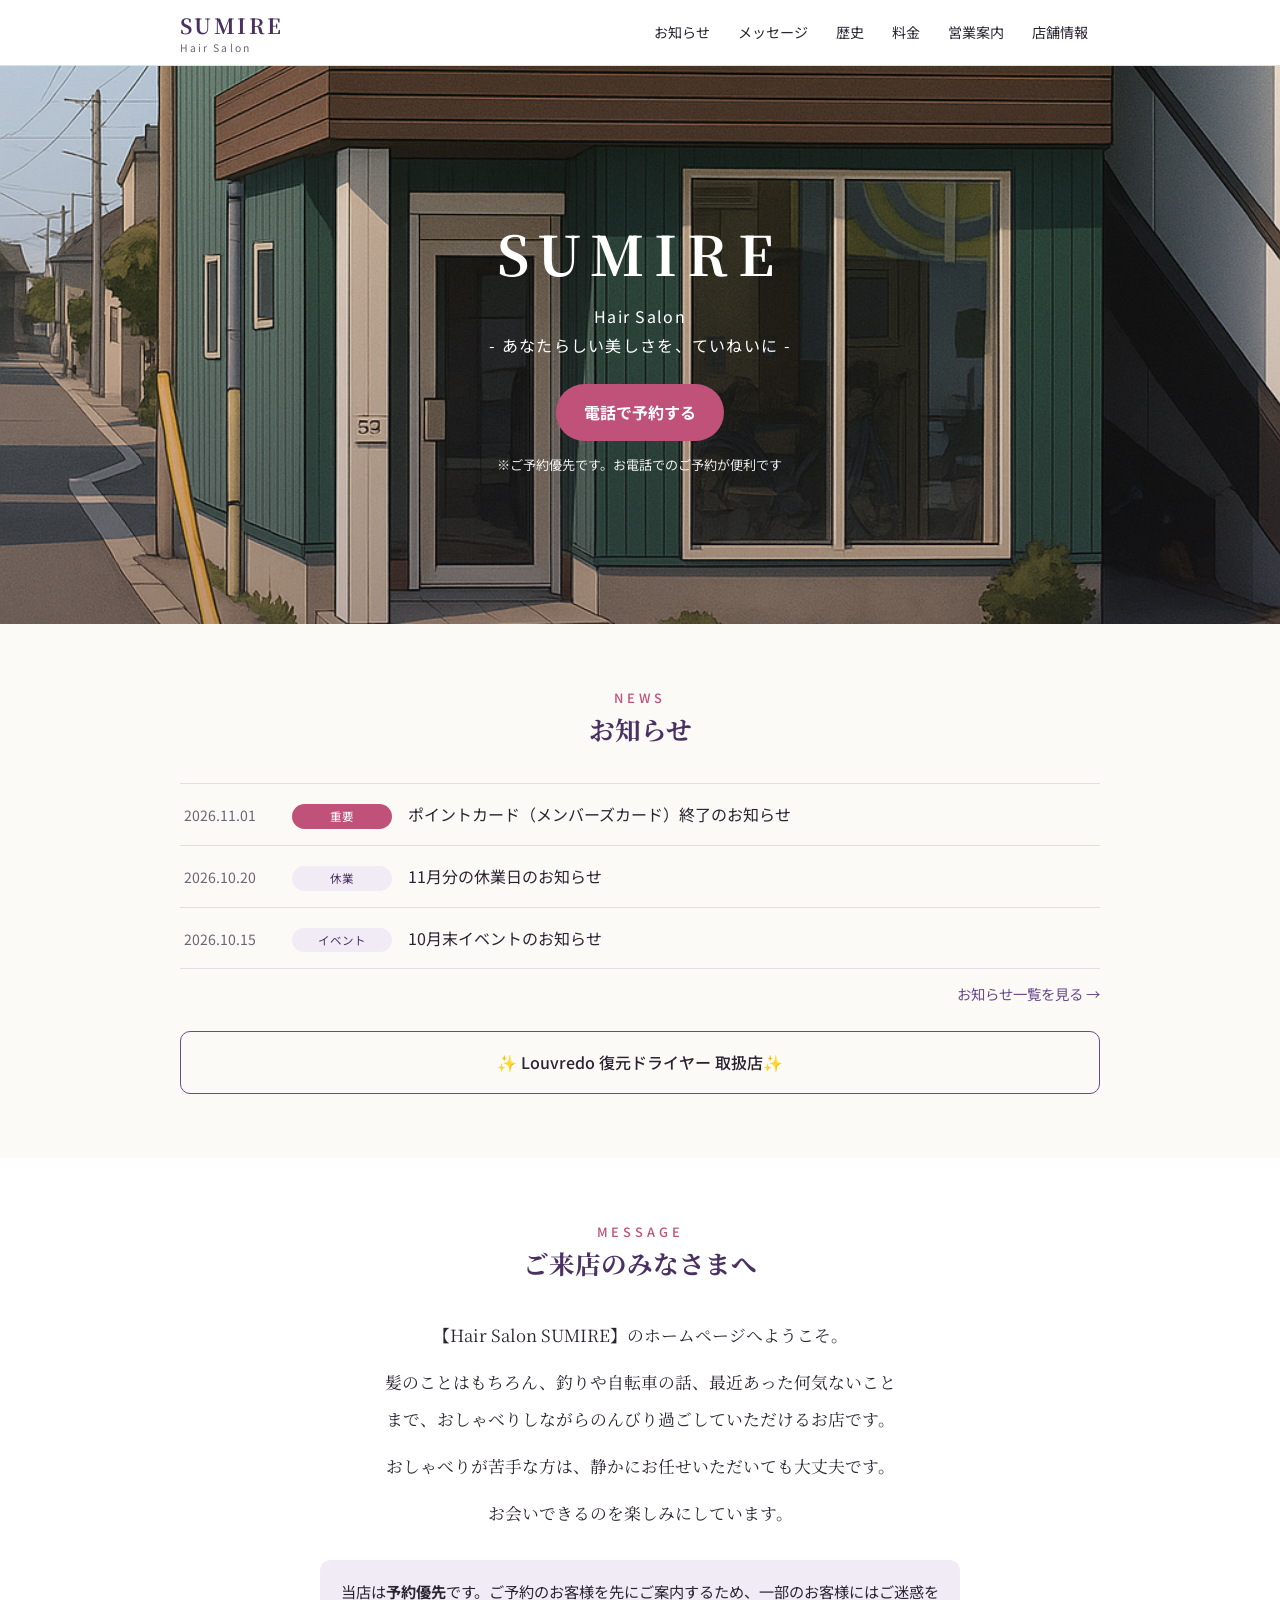
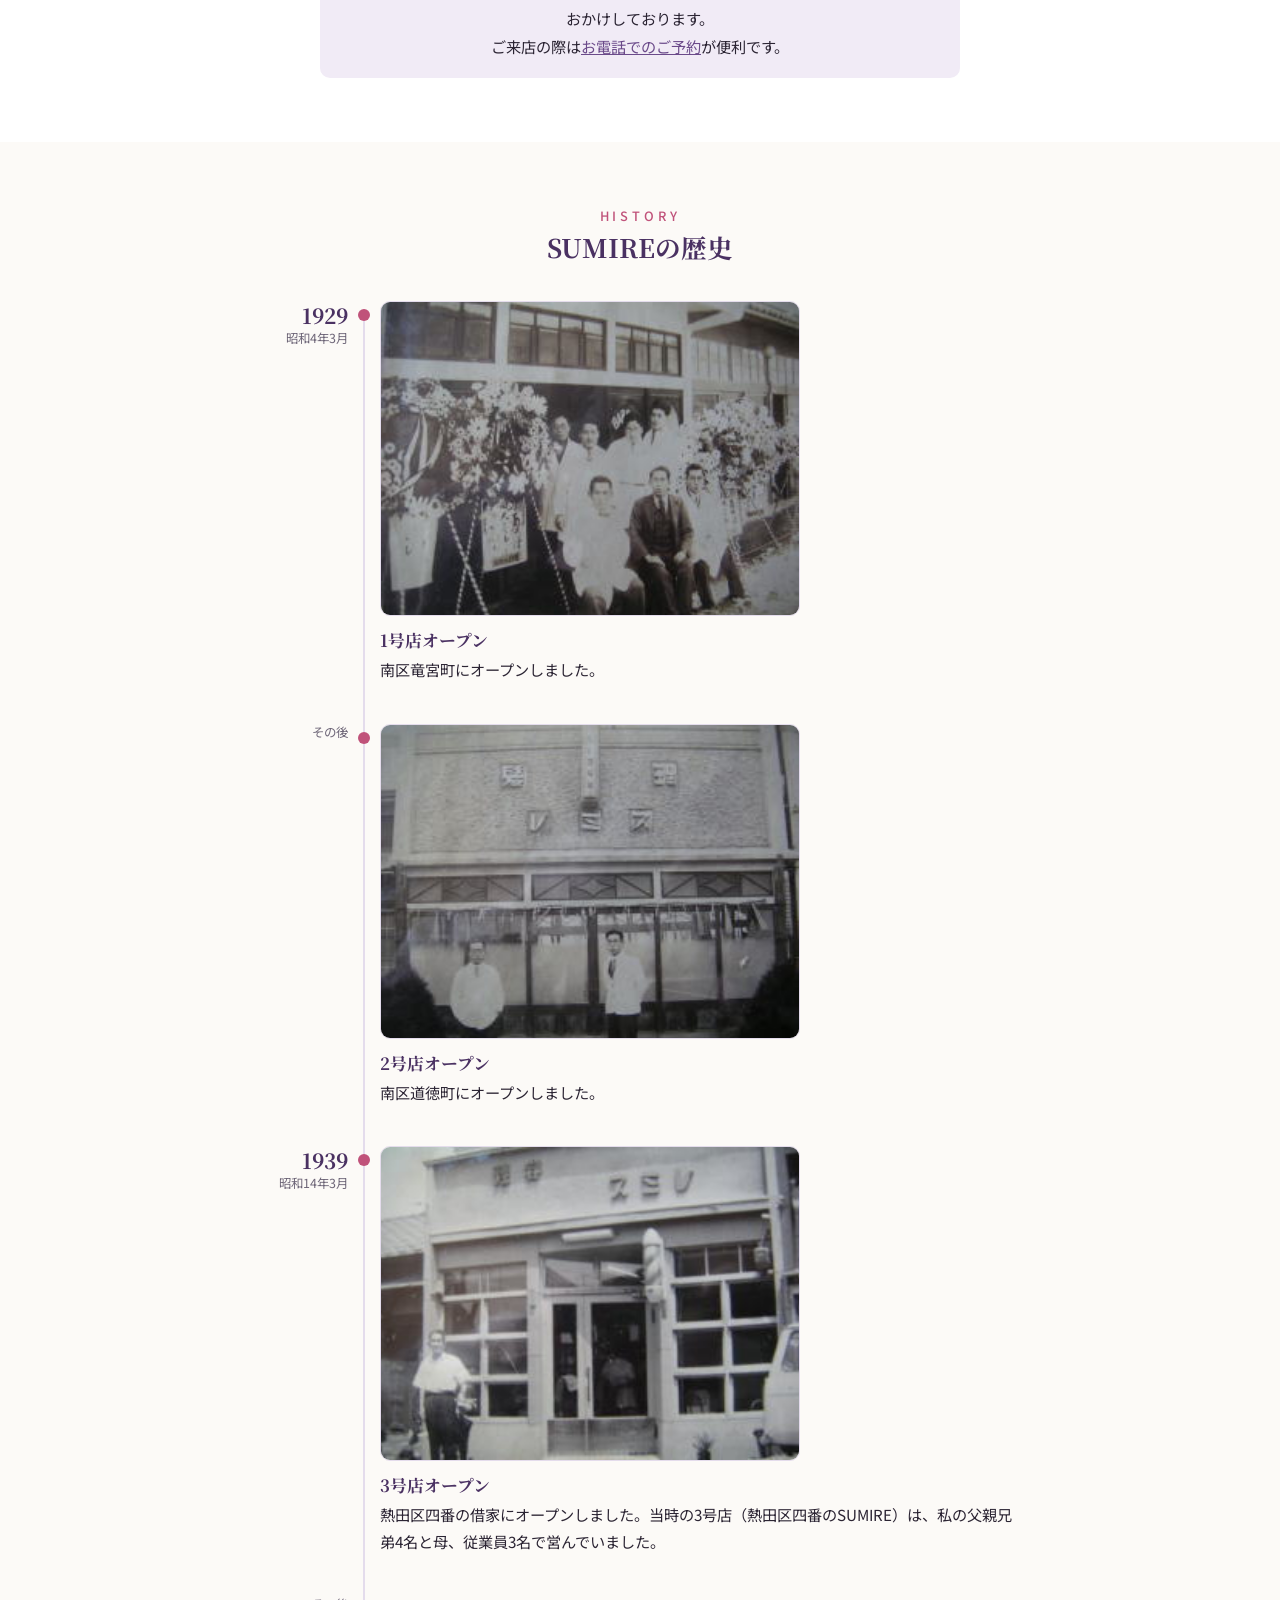
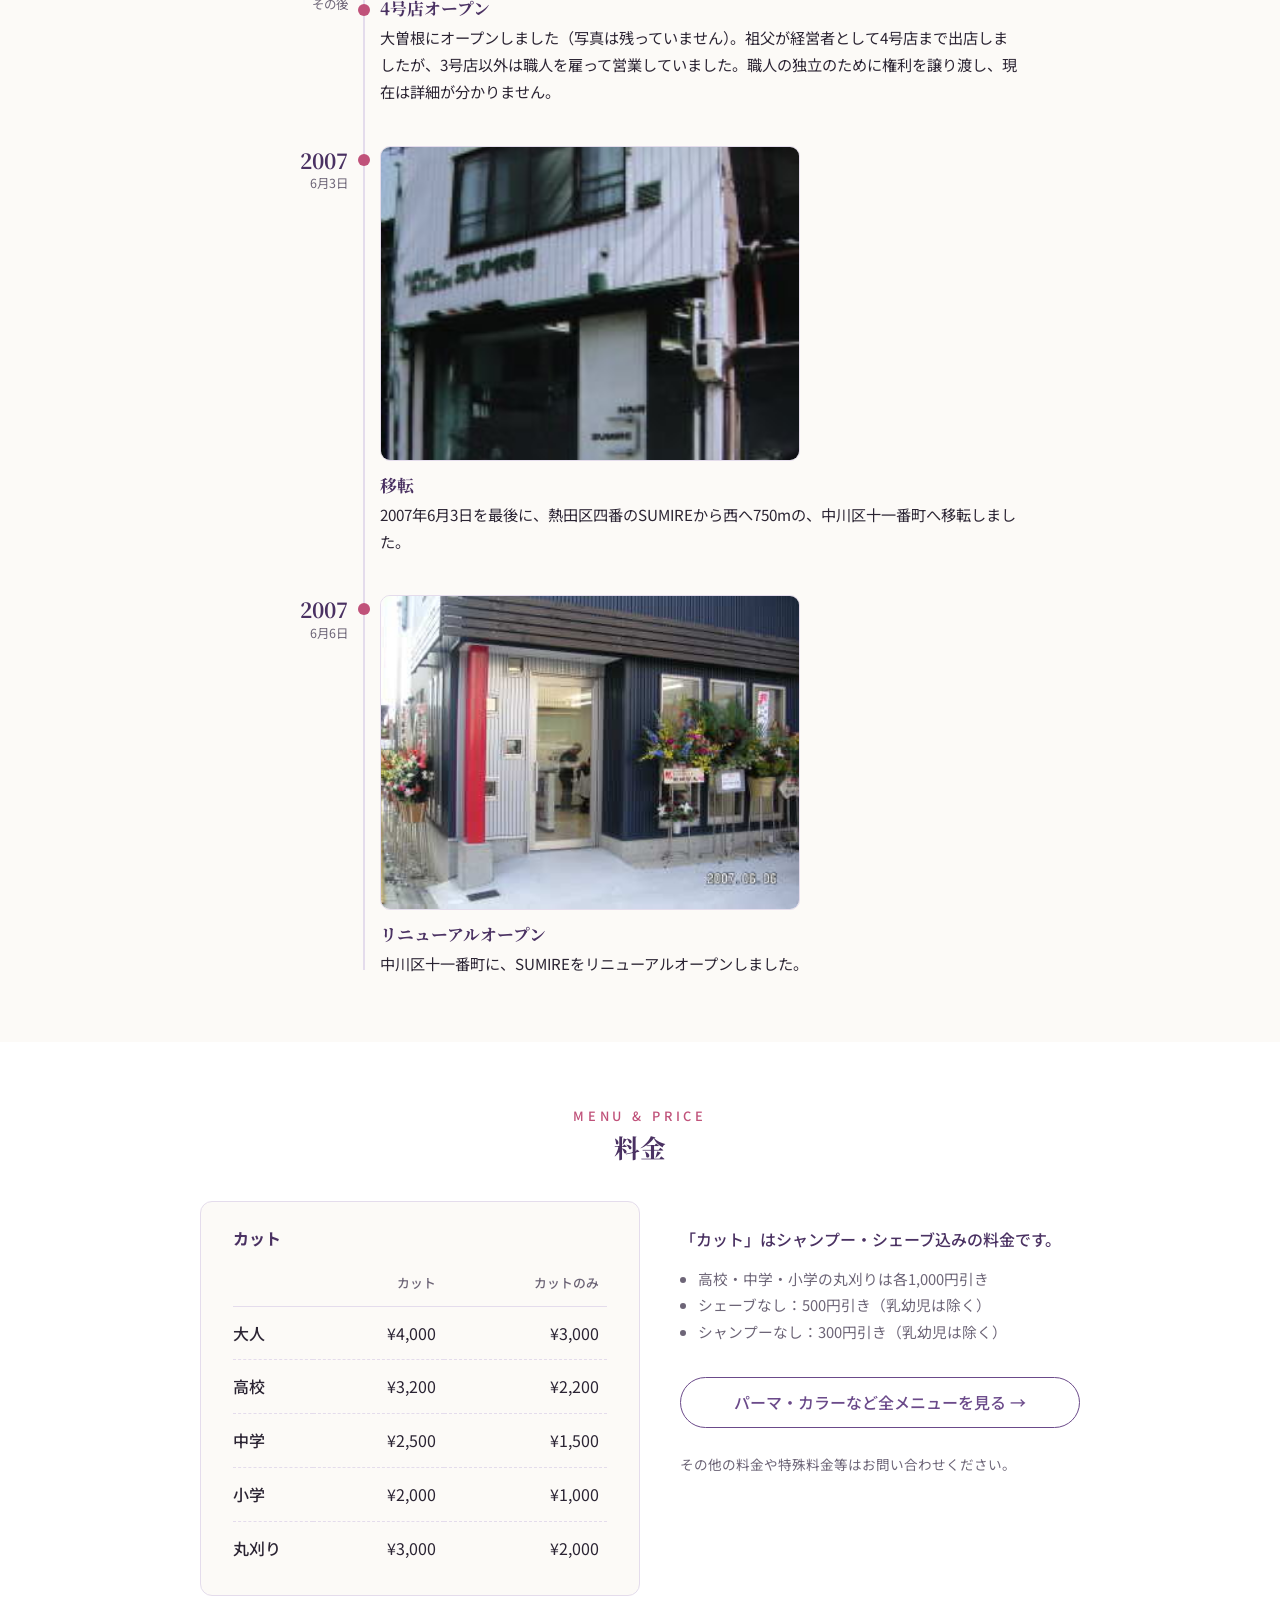
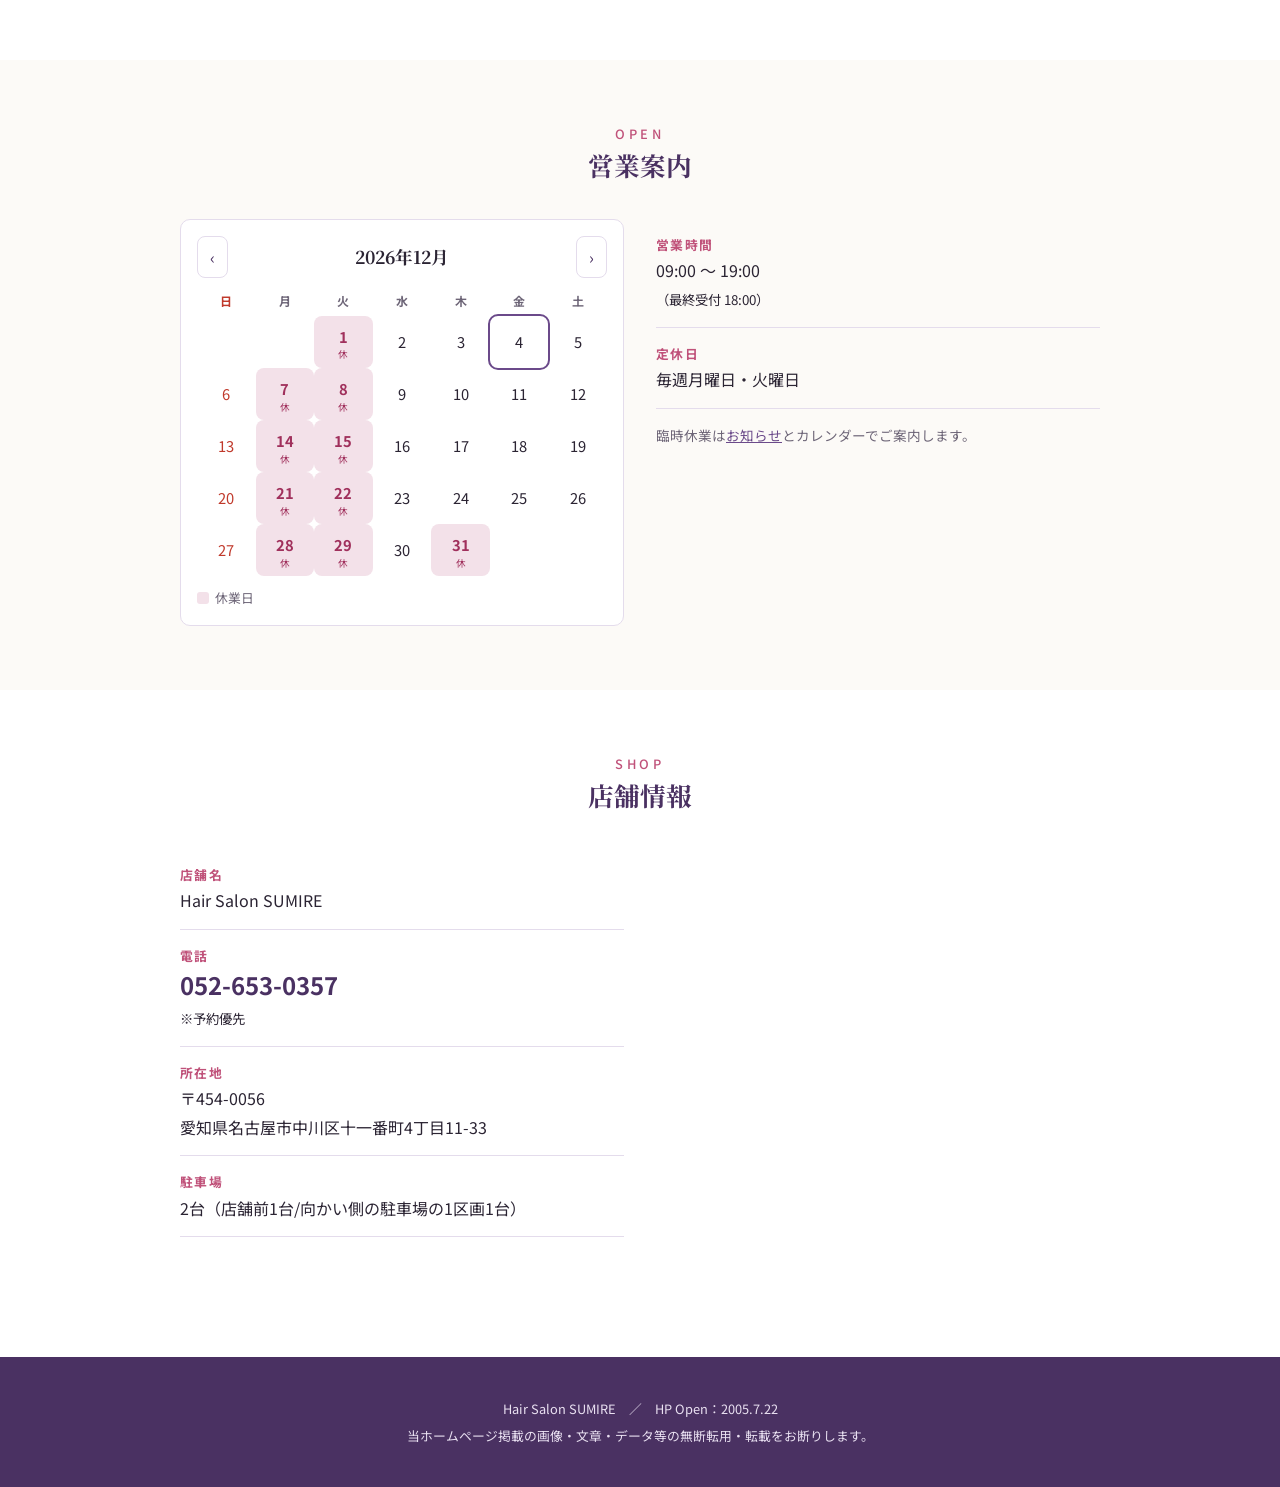
<file: index.html>
<!DOCTYPE html>
<html lang="ja">

<head>
  <meta charset="UTF-8">
  <meta name="viewport" content="width=device-width, initial-scale=1, viewport-fit=cover">
  <title>Hair Salon SUMIRE｜予約優先の美容室</title>
  <meta name="description" content="Hair Salon SUMIRE。お知らせ・料金・店舗情報・営業日カレンダー。ご来店はお電話でのご予約が便利です。">
  <link rel="preconnect" href="https://fonts.googleapis.com">
  <link rel="preconnect" href="https://fonts.gstatic.com" crossorigin>
  <link
    href="https://fonts.googleapis.com/css2?family=Noto+Sans+JP:wght@400;500;700&family=Noto+Serif+JP:wght@500;700&display=swap"
    rel="stylesheet">
  <link rel="stylesheet" href="style.css">
</head>

<body>

  <header>
    <div class="bar">
      <a class="logo" href="#top">SUMIRE<span>Hair Salon</span></a>
      <a class="tel-s" href="tel:052-653-0357">📞 予約する</a>
    </div>
    <nav aria-label="ページ内メニュー">
      <ul>
        <li><a href="#news">お知らせ</a></li>
        <li><a href="#message">メッセージ</a></li>
        <li><a href="#history">歴史</a></li>
        <li><a href="#price">料金</a></li>
        <li><a href="#hours">営業案内</a></li>
        <li><a href="#shop">店舗情報</a></li>
      </ul>
    </nav>
  </header>

  <main id="top">
    <div class="fv">
      <div>
        <h1>SUMIRE</h1>
        <p><span>Hair Salon </span> <span>- あなたらしい美しさを、ていねいに -</span></p>
        <a class="btn" href="tel:052-653-0357">電話で予約する</a>
        <span class="note"><span>※ご予約優先です。</span><span>お電話でのご予約が便利です</span></span>
      </div>
    </div>

    <section id="news">
      <div class="wrap">
        <div class="h"><small>NEWS</small>
          <h2>お知らせ</h2>
        </div>
        <a class="news-link" href="newspage.html">
          <ul class="news">
            <li>
              <time datetime="2026-11-01">2026.11.01</time>
              <span class="tag imp">重要</span>
              <div class="body">
                <p class="t">ポイントカード（メンバーズカード）終了のお知らせ</p>
              </div>
            </li>
            <li>
              <time datetime="2026-10-20">2026.10.20</time>
              <span class="tag">休業</span>
              <div class="body">
                <p class="t">11月分の休業日のお知らせ</p>
              </div>
            </li>
            <li>
              <time datetime="2026-10-15">2026.10.15</time>
              <span class="tag">イベント</span>
              <div class="body">
                <p class="t">10月末イベントのお知らせ</p>
              </div>
            </li>
          </ul>
          <span class="more">お知らせ一覧を見る →</span>
        </a>
        <div class="banner">✨ Louvredo 復元ドライヤー 取扱店✨</div>
      </div>
    </section>

    <section id="message">
      <div class="wrap">
        <div class="h"><small>MESSAGE</small>
          <h2>ご来店のみなさまへ</h2>
        </div>
        <div class="msg">
          <p>【Hair Salon SUMIRE】のホームページへようこそ。</p>
          <p>髪のことはもちろん、釣りや自転車の話、最近あった何気ないことまで、おしゃべりしながらのんびり過ごしていただけるお店です。</p>
          <p>おしゃべりが苦手な方は、静かにお任せいただいても大丈夫です。</p>
          <p>お会いできるのを楽しみにしています。</p>
          <div class="reserve">当店は<b>予約優先</b>です。ご予約のお客様を先にご案内するため、一部のお客様にはご迷惑をおかけしております。<br>ご来店の際は<a
              href="tel:052-653-0357">お電話でのご予約</a>が便利です。</div>
        </div>
      </div>
    </section>

    <section id="history">
      <div class="wrap">
        <div class="h"><small>HISTORY</small>
          <h2>SUMIREの歴史</h2>
        </div>
        <ol class="history">
          <li>
            <div class="hist-year">1929<small>昭和4年3月</small></div>
            <div class="hist-body">
              <figure><img src="image/history-01.jpg" alt="1929年に開店したSUMIRE1号店の前での記念写真" width="800" height="600" loading="lazy"></figure>
              <h3>1号店オープン</h3>
              <p>南区竜宮町にオープンしました。</p>
            </div>
          </li>
          <li>
            <div class="hist-year"><small>その後</small></div>
            <div class="hist-body">
              <figure><img src="image/history-02.jpg" alt="南区道徳町の2号店" width="800" height="600" loading="lazy"></figure>
              <h3>2号店オープン</h3>
              <p>南区道徳町にオープンしました。</p>
            </div>
          </li>
          <li>
            <div class="hist-year">1939<small>昭和14年3月</small></div>
            <div class="hist-body">
              <figure><img src="image/history-03.jpg" alt="熱田区四番の3号店" width="800" height="600" loading="lazy"></figure>
              <h3>3号店オープン</h3>
              <p>熱田区四番の借家にオープンしました。当時の3号店（熱田区四番のSUMIRE）は、私の父親兄弟4名と母、従業員3名で営んでいました。</p>
            </div>
          </li>
          <li>
            <div class="hist-year"><small>その後</small></div>
            <div class="hist-body">
              <h3>4号店オープン</h3>
              <p>大曽根にオープンしました（写真は残っていません）。祖父が経営者として4号店まで出店しましたが、3号店以外は職人を雇って営業していました。職人の独立のために権利を譲り渡し、現在は詳細が分かりません。</p>
            </div>
          </li>
          <li>
            <div class="hist-year">2007<small>6月3日</small></div>
            <div class="hist-body">
              <figure><img src="image/history-04.jpg" alt="移転前の熱田区四番のSUMIRE" width="800" height="600" loading="lazy"></figure>
              <h3>移転</h3>
              <p>2007年6月3日を最後に、熱田区四番のSUMIREから西へ750mの、中川区十一番町へ移転しました。</p>
            </div>
          </li>
          <li>
            <div class="hist-year">2007<small>6月6日</small></div>
            <div class="hist-body">
              <figure><img src="image/history-05.jpg" alt="中川区十一番町にリニューアルオープンしたSUMIRE" width="800" height="600" loading="lazy"></figure>
              <h3>リニューアルオープン</h3>
              <p>中川区十一番町に、SUMIREをリニューアルオープンしました。</p>
            </div>
          </li>
        </ol>
      </div>
    </section>

    <section id="price">
      <div class="wrap">
        <div class="h"><small>MENU &amp; PRICE</small>
          <h2>料金</h2>
        </div>
        <div class="price-wrap">
          <div class="price-card">
            <table class="price">
              <caption>カット</caption>
              <thead>
                <tr>
                  <th scope="col"><span class="sr-only">区分</span></th>
                  <th scope="col">カット</th>
                  <th scope="col">カットのみ</th>
                </tr>
              </thead>
              <tbody>
                <tr>
                  <th scope="row">大人</th>
                  <td>¥4,000</td>
                  <td>¥3,000</td>
                </tr>
                <tr>
                  <th scope="row">高校</th>
                  <td>¥3,200</td>
                  <td>¥2,200</td>
                </tr>
                <tr>
                  <th scope="row">中学</th>
                  <td>¥2,500</td>
                  <td>¥1,500</td>
                </tr>
                <tr>
                  <th scope="row">小学</th>
                  <td>¥2,000</td>
                  <td>¥1,000</td>
                </tr>
                <tr>
                  <th scope="row">丸刈り</th>
                  <td>¥3,000</td>
                  <td>¥2,000</td>
                </tr>
              </tbody>
            </table>
          </div>
          <div class="price-side">
            <p class="price-lead">「カット」はシャンプー・シェーブ込みの料金です。</p>
            <ul class="price-notes">
              <li>高校・中学・小学の丸刈りは各1,000円引き</li>
              <li>シェーブなし：500円引き（乳幼児は除く）</li>
              <li>シャンプーなし：300円引き（乳幼児は除く）</li>
            </ul>
            <a class="btn-o" href="price.html">パーマ・カラーなど全メニューを見る →</a>
            <p class="fine">その他の料金や特殊料金等はお問い合わせください。</p>
          </div>
        </div>
      </div>
    </section>

    <section id="hours">
      <div class="wrap">
        <div class="h"><small>OPEN</small>
          <h2>営業案内</h2>
        </div>
        <div class="grid">
          <div class="cal" role="group" aria-label="営業日カレンダー">
            <div class="cal-h"><button id="prev" aria-label="前の月">‹</button><b id="ttl"></b><button id="next"
                aria-label="次の月">›</button></div>
            <table>
              <thead>
                <tr>
                  <th>日</th>
                  <th>月</th>
                  <th>火</th>
                  <th>水</th>
                  <th>木</th>
                  <th>金</th>
                  <th>土</th>
                </tr>
              </thead>
              <tbody id="body"></tbody>
            </table>
            <div class="legend"><span>休業日</span></div>
          </div>
          <div>
            <dl class="info">
              <div>
                <dt>営業時間</dt>
                <dd>09:00 〜 19:00<br><small>（最終受付 18:00）</small></dd>
              </div>
              <div>
                <dt>定休日</dt>
                <dd>毎週月曜日・火曜日</dd>
              </div>
            </dl>
            <p class="fine" style="text-align:left">臨時休業は<a href="#news">お知らせ</a>とカレンダーでご案内します。</p>
          </div>
        </div>
      </div>
    </section>

    <section id="shop">
      <div class="wrap">
        <div class="h"><small>SHOP</small>
          <h2>店舗情報</h2>
        </div>
        <div class="grid">
          <dl class="info">
            <div>
              <dt>店舗名</dt>
              <dd>Hair Salon SUMIRE</dd>
            </div>
            <div>
              <dt>電話</dt>
              <dd><a class="tel" href="tel:052-653-0357">052-653-0357</a><br><small>※予約優先</small></dd>
            </div>
            <div>
              <dt>所在地</dt>
              <dd>〒454-0056<br>愛知県名古屋市中川区十一番町4丁目11-33</dd>
            </div>
            <div>
              <dt>駐車場</dt>
              <dd>2台（店舗前1台/向かい側の駐車場の1区画1台）</dd>
            </div>
          </dl>
          <div class="map"><iframe title="Hair Salon SUMIREの地図"
              src="https://www.google.com/maps/embed?pb=!1m18!1m12!1m3!1d3263.4007681817407!2d136.8783520759429!3d35.12167116050867!2m3!1f0!2f0!3f0!3m2!1i1024!2i768!4f13.1!3m3!1m2!1s0x600379dc2ce51939%3A0x2bc8db44bc75e986!2z44K544Of44Os!5e0!3m2!1sja!2sjp!4v1795225081238!5m2!1sja!2sjp"
              allowfullscreen loading="lazy" referrerpolicy="strict-origin-when-cross-origin"></iframe></div>
        </div>
      </div>
    </section>

  </main>

  <footer>
    <p>Hair Salon SUMIRE　／　HP Open：2005.7.22</p>
    <p>当ホームページ掲載の画像・文章・データ等の無断転用・転載をお断りします。</p>
  </footer>

  <div class="callbar"><a href="tel:052-653-0357">📞 電話で予約</a><a href="#shop">アクセス</a></div>

  <script src="js/calendar.js"></script>
</body>

</html>
</file>
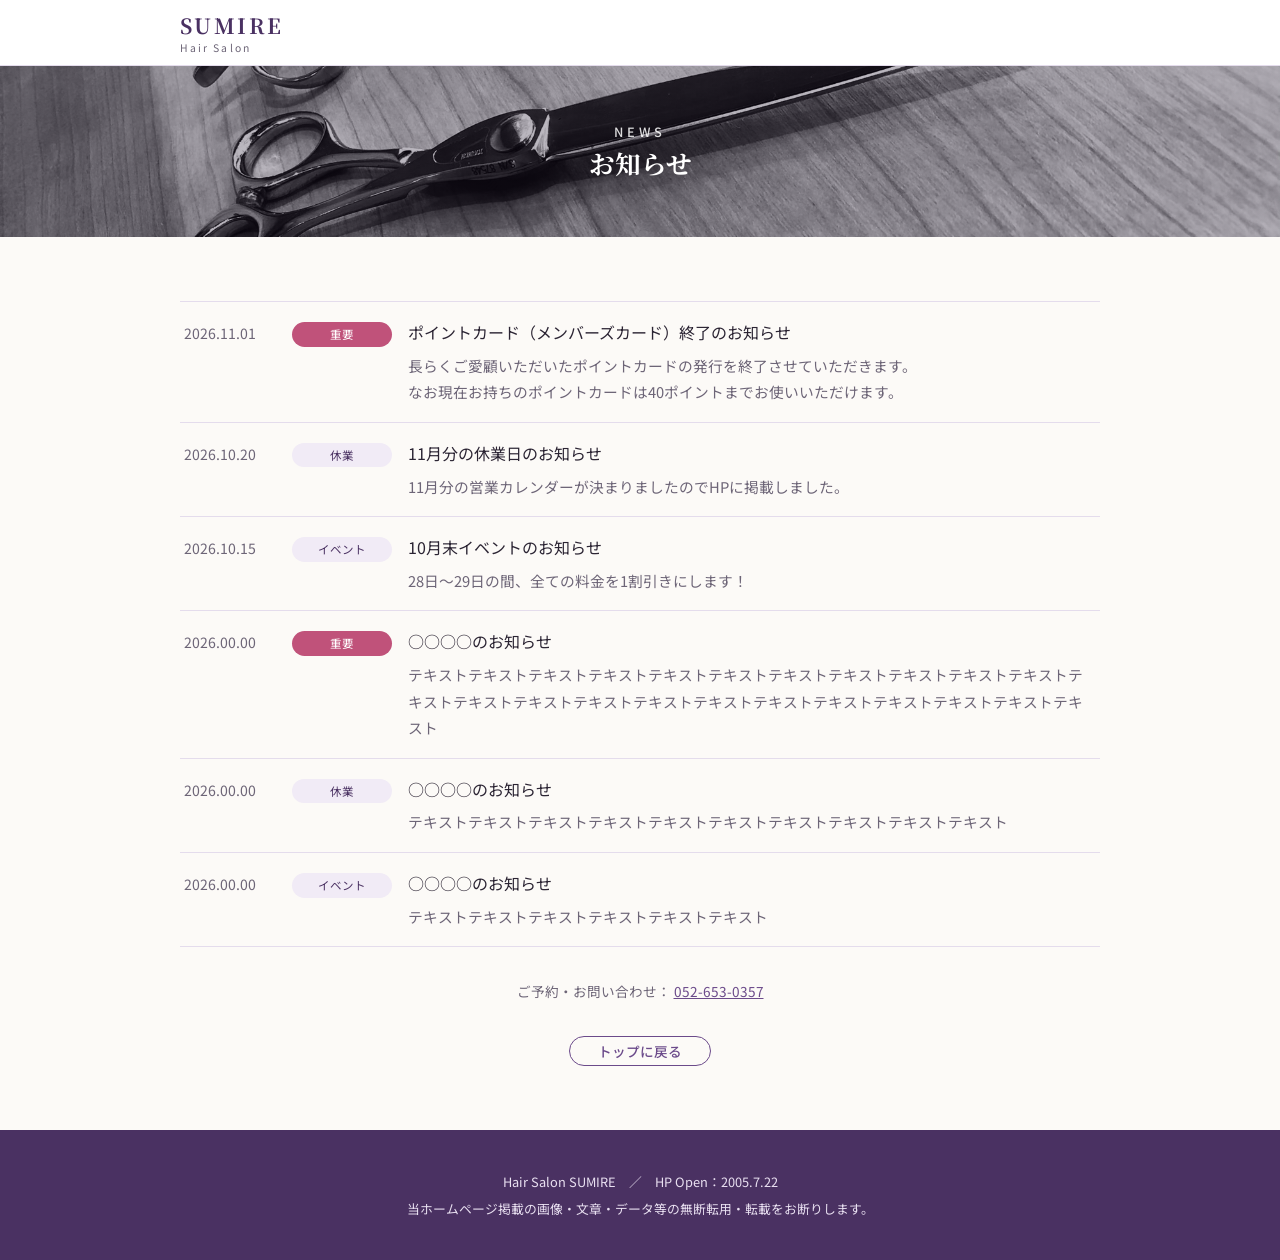
<file: newspage.html>
<!DOCTYPE html>
<html lang="ja">

<head>
    <meta charset="UTF-8">
    <meta name="viewport" content="width=device-width, initial-scale=1, viewport-fit=cover">
    <title>お知らせ｜Hair Salon SUMIRE</title>
    <meta name="description" content="Hair Salon SUMIREからのお知らせ一覧。臨時休業日や店舗の予定、イベントなどをご案内します。">
    <link rel="preconnect" href="https://fonts.googleapis.com">
    <link rel="preconnect" href="https://fonts.gstatic.com" crossorigin>
    <link
        href="https://fonts.googleapis.com/css2?family=Noto+Sans+JP:wght@400;500;700&family=Noto+Serif+JP:wght@500;700&display=swap"
        rel="stylesheet">
    <link rel="stylesheet" href="style.css">
</head>

<body>

    <header>
        <div class="bar">
            <a class="logo" href="index.html">SUMIRE<span>Hair Salon</span></a>
            <a class="tel-s" href="tel:052-653-0357">📞 予約する</a>
        </div>
    </header>

    <main>
        <div class="news-hero">
            <div class="h"><small>NEWS</small>
                <h1>お知らせ</h1>
            </div>
        </div>

        <section id="news">
            <div class="wrap">
                <ul class="news">
                    <li>
                        <time datetime="2026-11-01">2026.11.01</time>
                        <span class="tag imp">重要</span>
                        <div class="body">
                            <p class="t">ポイントカード（メンバーズカード）終了のお知らせ</p>
                            <p class="text">
                                長らくご愛顧いただいたポイントカードの発行を終了させていただきます。<br>
                                なお現在お持ちのポイントカードは40ポイントまでお使いいただけます。
                            </p>
                        </div>
                    </li>
                    <li>
                        <time datetime="2026-10-20">2026.10.20</time>
                        <span class="tag">休業</span>
                        <div class="body">
                            <p class="t">11月分の休業日のお知らせ</p>
                            <p class="text">11月分の営業カレンダーが決まりましたのでHPに掲載しました。</p>
                        </div>
                    </li>
                    <li>
                        <time datetime="2026-10-15">2026.10.15</time>
                        <span class="tag">イベント</span>
                        <div class="body">
                            <p class="t">10月末イベントのお知らせ</p>
                            <p class="text">28日～29日の間、全ての料金を1割引きにします！</p>
                        </div>
                    </li>
                    <li>
                        <time>2026.00.00</time>
                        <span class="tag imp">重要</span>
                        <div class="body">
                            <p class="t">○○○○のお知らせ</p>
                            <p class="text">
                                テキストテキストテキストテキストテキストテキストテキストテキストテキストテキストテキストテキストテキストテキストテキストテキストテキストテキストテキストテキストテキストテキストテキスト
                            </p>
                        </div>
                    </li>
                    <li>
                        <time>2026.00.00</time>
                        <span class="tag">休業</span>
                        <div class="body">
                            <p class="t">○○○○のお知らせ</p>
                            <p class="text">テキストテキストテキストテキストテキストテキストテキストテキストテキストテキスト</p>
                        </div>
                    </li>
                    <li>
                        <time>2026.00.00</time>
                        <span class="tag">イベント</span>
                        <div class="body">
                            <p class="t">○○○○のお知らせ</p>
                            <p class="text">テキストテキストテキストテキストテキストテキスト</p>
                        </div>
                    </li>
                </ul>
                <p class="fine" style="margin-top:32px">ご予約・お問い合わせ：
                    <a href="tel:052-653-0357">052-653-0357</a>
                </p>
                <div class="back-b">
                    <a href="index.html#news">トップに戻る</a>
                </div>
            </div>
        </section>

    </main>

    <footer>
        <p>Hair Salon SUMIRE　／　HP Open：2005.7.22</p>
        <p>当ホームページ掲載の画像・文章・データ等の無断転用・転載をお断りします。</p>
    </footer>

    <div class="callbar"><a href="tel:052-653-0357">📞 電話で予約</a><a href="index.html#shop">アクセス</a></div>

</body>

</html>
</file>
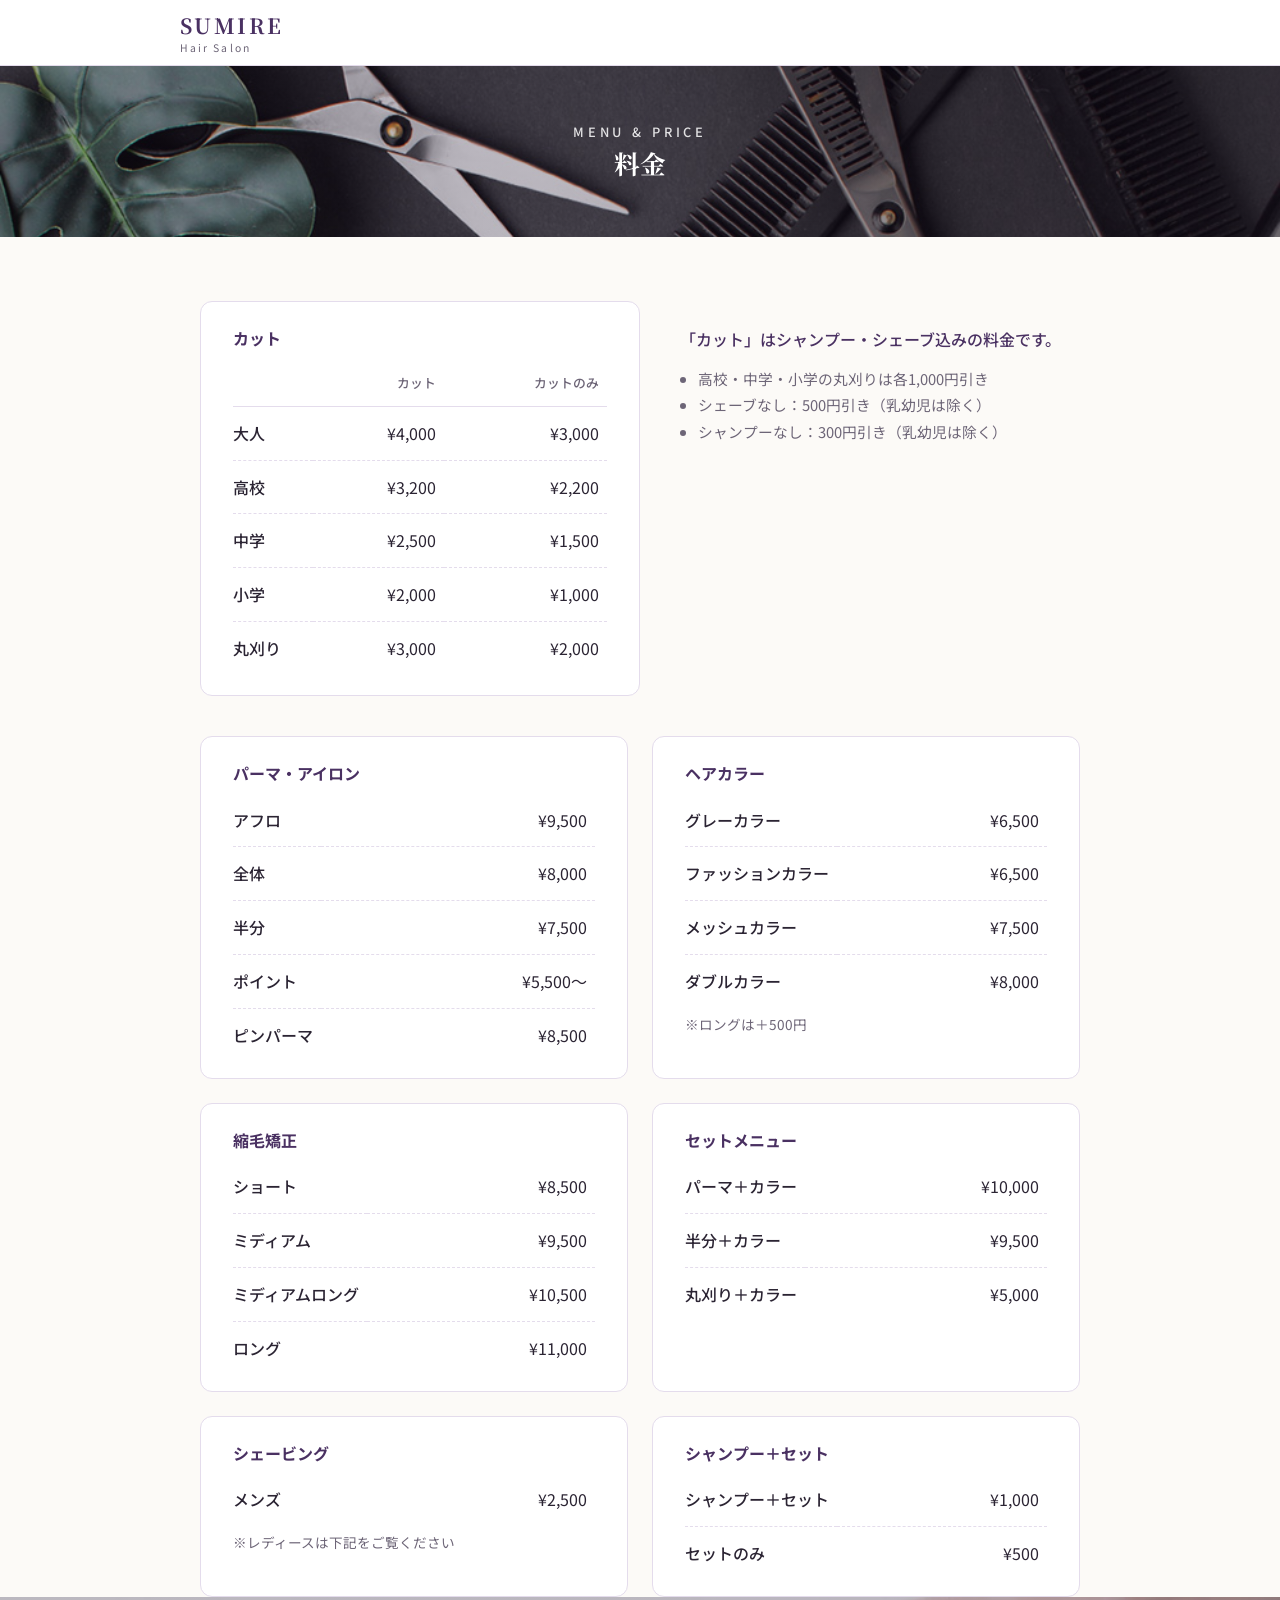
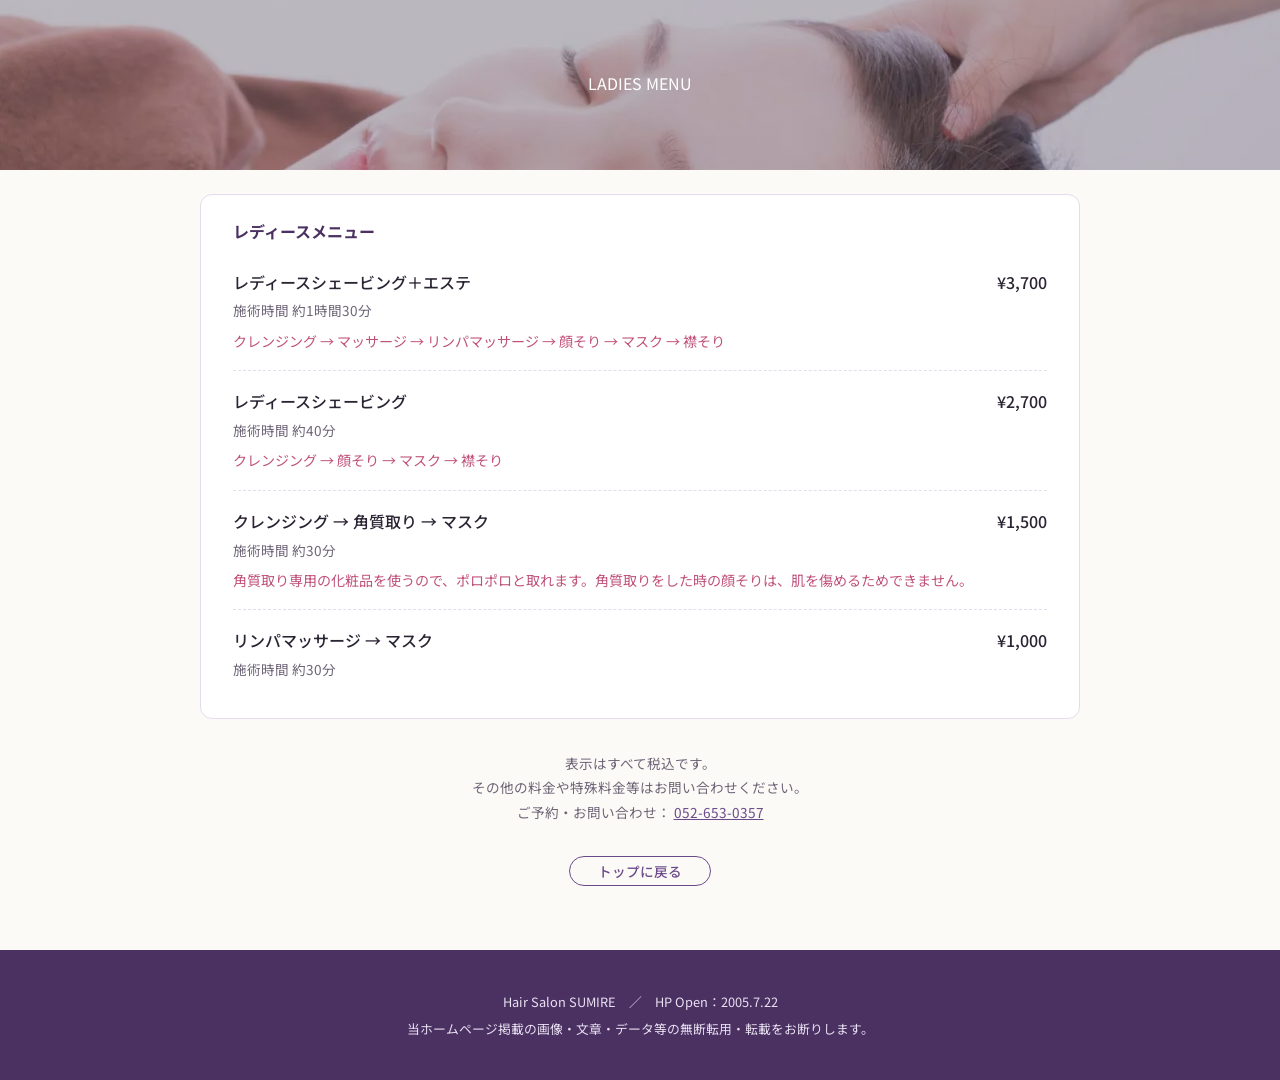
<file: price.html>
<!DOCTYPE html>
<html lang="ja">

<head>
    <meta charset="UTF-8">
    <meta name="viewport" content="width=device-width, initial-scale=1, viewport-fit=cover">
    <title>料金｜Hair Salon SUMIRE</title>
    <meta name="description" content="Hair Salon SUMIREの料金表。カット、パーマ・アイロン、ヘアカラー、縮毛矯正、シェービングなど全メニューをご案内します。">
    <link rel="preconnect" href="https://fonts.googleapis.com">
    <link rel="preconnect" href="https://fonts.gstatic.com" crossorigin>
    <link
        href="https://fonts.googleapis.com/css2?family=Noto+Sans+JP:wght@400;500;700&family=Noto+Serif+JP:wght@500;700&display=swap"
        rel="stylesheet">
    <link rel="stylesheet" href="style.css">
</head>

<body>

    <header>
        <div class="bar">
            <a class="logo" href="index.html">SUMIRE<span>Hair Salon</span></a>
            <a class="tel-s" href="tel:052-653-0357">📞 予約する</a>
        </div>
    </header>

    <main>
        <div class="price-hero">
            <div class="h"><small>MENU &amp; PRICE</small>
                <h1>料金</h1>
            </div>
        </div>

        <section id="price">
            <div class="wrap">

                <!-- カット -->
                <div class="price-wrap">
                    <div class="price-card">
                        <table class="price">
                            <caption>カット</caption>
                            <thead>
                                <tr>
                                    <th scope="col"><span class="sr-only">区分</span></th>
                                    <th scope="col">カット</th>
                                    <th scope="col">カットのみ</th>
                                </tr>
                            </thead>
                            <tbody>
                                <tr>
                                    <th scope="row">大人</th>
                                    <td>¥4,000</td>
                                    <td>¥3,000</td>
                                </tr>
                                <tr>
                                    <th scope="row">高校</th>
                                    <td>¥3,200</td>
                                    <td>¥2,200</td>
                                </tr>
                                <tr>
                                    <th scope="row">中学</th>
                                    <td>¥2,500</td>
                                    <td>¥1,500</td>
                                </tr>
                                <tr>
                                    <th scope="row">小学</th>
                                    <td>¥2,000</td>
                                    <td>¥1,000</td>
                                </tr>
                                <tr>
                                    <th scope="row">丸刈り</th>
                                    <td>¥3,000</td>
                                    <td>¥2,000</td>
                                </tr>
                            </tbody>
                        </table>
                    </div>
                    <div class="price-side">
                        <p class="price-lead">「カット」はシャンプー・シェーブ込みの料金です。</p>
                        <ul class="price-notes">
                            <li>高校・中学・小学の丸刈りは各1,000円引き</li>
                            <li>シェーブなし：500円引き（乳幼児は除く）</li>
                            <li>シャンプーなし：300円引き（乳幼児は除く）</li>
                        </ul>
                    </div>
                </div>

                <!-- その他のメニュー -->
                <div class="price-grid">

                    <div class="price-card">
                        <table class="price">
                            <caption>パーマ・アイロン</caption>
                            <tbody>
                                <tr>
                                    <th scope="row">アフロ</th>
                                    <td>¥9,500</td>
                                </tr>
                                <tr>
                                    <th scope="row">全体</th>
                                    <td>¥8,000</td>
                                </tr>
                                <tr>
                                    <th scope="row">半分</th>
                                    <td>¥7,500</td>
                                </tr>
                                <tr>
                                    <th scope="row">ポイント</th>
                                    <td>¥5,500〜</td>
                                </tr>
                                <tr>
                                    <th scope="row">ピンパーマ</th>
                                    <td>¥8,500</td>
                                </tr>
                            </tbody>
                        </table>
                    </div>

                    <div class="price-card">
                        <table class="price">
                            <caption>ヘアカラー</caption>
                            <tbody>
                                <tr>
                                    <th scope="row">グレーカラー</th>
                                    <td>¥6,500</td>
                                </tr>
                                <tr>
                                    <th scope="row">ファッションカラー</th>
                                    <td>¥6,500</td>
                                </tr>
                                <tr>
                                    <th scope="row">メッシュカラー</th>
                                    <td>¥7,500</td>
                                </tr>
                                <tr>
                                    <th scope="row">ダブルカラー</th>
                                    <td>¥8,000</td>
                                </tr>
                            </tbody>
                        </table>
                        <p class="price-note">※ロングは＋500円</p>
                    </div>

                    <div class="price-card">
                        <table class="price">
                            <caption>縮毛矯正</caption>
                            <tbody>
                                <tr>
                                    <th scope="row">ショート</th>
                                    <td>¥8,500</td>
                                </tr>
                                <tr>
                                    <th scope="row">ミディアム</th>
                                    <td>¥9,500</td>
                                </tr>
                                <tr>
                                    <th scope="row">ミディアムロング</th>
                                    <td>¥10,500</td>
                                </tr>
                                <tr>
                                    <th scope="row">ロング</th>
                                    <td>¥11,000</td>
                                </tr>
                            </tbody>
                        </table>
                    </div>

                    <div class="price-card">
                        <table class="price">
                            <caption>セットメニュー</caption>
                            <tbody>
                                <tr>
                                    <th scope="row">パーマ＋カラー</th>
                                    <td>¥10,000</td>
                                </tr>
                                <tr>
                                    <th scope="row">半分＋カラー</th>
                                    <td>¥9,500</td>
                                </tr>
                                <tr>
                                    <th scope="row">丸刈り＋カラー</th>
                                    <td>¥5,000</td>
                                </tr>
                            </tbody>
                        </table>
                    </div>

                    <div class="price-card">
                        <table class="price">
                            <caption>シェービング</caption>
                            <tbody>
                                <tr>
                                    <th scope="row">メンズ</th>
                                    <td>¥2,500</td>
                                </tr>
                            </tbody>
                        </table>
                        <p class="price-note">※レディースは下記をご覧ください</p>
                    </div>

                    <div class="price-card">
                        <table class="price">
                            <caption>シャンプー＋セット</caption>
                            <tbody>
                                <tr>
                                    <th scope="row">シャンプー＋セット</th>
                                    <td>¥1,000</td>
                                </tr>
                                <tr>
                                    <th scope="row">セットのみ</th>
                                    <td>¥500</td>
                                </tr>
                            </tbody>
                        </table>
                    </div>
                </div>
            </div>

            <div class="ladies-menu">
                <div class="h">
                    <p>LADIES MENU</p>
                </div>
            </div>

            <div class="wrap">
                <div class="price-card price-wide">
                    <h3 class="menu-title">レディースメニュー</h3>
                    <ul class="menu-list">
                        <li>
                            <div class="menu-row"><span>レディースシェービング＋エステ</span><span class="menu-price">¥3,700</span>
                            </div>
                            <p class="menu-meta">施術時間 約1時間30分</p>
                            <p class="menu-steps">クレンジング → マッサージ → リンパマッサージ → 顔そり → マスク → 襟そり</p>
                        </li>
                        <li>
                            <div class="menu-row"><span>レディースシェービング</span><span class="menu-price">¥2,700</span></div>
                            <p class="menu-meta">施術時間 約40分</p>
                            <p class="menu-steps">クレンジング → 顔そり → マスク → 襟そり</p>
                        </li>
                        <li>
                            <div class="menu-row"><span>クレンジング → 角質取り → マスク</span><span class="menu-price">¥1,500</span>
                            </div>
                            <p class="menu-meta">施術時間 約30分</p>
                            <p class="menu-steps">角質取り専用の化粧品を使うので、ポロポロと取れます。角質取りをした時の顔そりは、肌を傷めるためできません。</p>
                        </li>
                        <li>
                            <div class="menu-row"><span>リンパマッサージ → マスク</span><span class="menu-price">¥1,000</span>
                            </div>
                            <p class="menu-meta">施術時間 約30分</p>
                        </li>
                    </ul>
                </div>
            </div>

            <p class="fine" style="margin-top:32px">表示はすべて税込です。<br>その他の料金や特殊料金等はお問い合わせください。<br>ご予約・お問い合わせ：
                <a href="tel:052-653-0357">052-653-0357</a>
            </p>

            <div class="back-b">
                <a href="index.html#price">トップに戻る</a>
            </div>
            </div>
        </section>
    </main>

    <footer>
        <p>Hair Salon SUMIRE　／　HP Open：2005.7.22</p>
        <p>当ホームページ掲載の画像・文章・データ等の無断転用・転載をお断りします。</p>
    </footer>

    <div class="callbar"><a href="tel:052-653-0357">📞 電話で予約</a><a href="index.html#shop">アクセス</a></div>

</body>

</html>
</file>
<file: style.css>
:root {
  --violet: #6b4a8a;
  --violet-d: #4a3162;
  --violet-l: #f1ebf6;
  --accent: #c0527a;
  --ink: #2b2433;
  --sub: #6d6577;
  --line: #e4dcec;
  --bg: #fcfaf7;
  --white: #fff;
  --serif: "Noto Serif JP", "Hiragino Mincho ProN", "Yu Mincho", serif;
  --sans: "Noto Sans JP", "Hiragino Kaku Gothic ProN", "Meiryo", sans-serif;
}

* {
  box-sizing: border-box;
}

html {
  scroll-behavior: smooth;
  scroll-padding-top: 104px;
}

body {
  margin: 0;
  font-family: var(--sans);
  color: var(--ink);
  background: var(--bg);
  line-height: 1.8;
  font-size: 16px;
  padding-bottom: 72px;
}

img {
  max-width: 100%;
  height: auto;
}

a {
  color: var(--violet);
}

.wrap {
  max-width: 960px;
  margin: 0 auto;
  padding: 0 20px;
}

section {
  padding: 64px 0;
}

section:nth-of-type(even) {
  background: var(--white);
}

.h {
  text-align: center;
  margin: 0 0 36px;
}

.h small {
  display: block;
  font: 500 .8rem var(--sans);
  letter-spacing: .3em;
  color: var(--accent);
}

.h h1,
.h h2 {
  font: 700 1.6rem var(--serif);
  margin: 4px 0 0;
  color: var(--violet-d);
}

/*----- header -----*/
header {
  position: sticky;
  top: 0;
  z-index: 20;
  background: rgba(255, 255, 255, .96);
  border-bottom: 1px solid var(--line);
  padding-top: env(safe-area-inset-top, 0px);
}

.bar {
  display: flex;
  align-items: center;
  justify-content: space-between;
  gap: 12px;
  padding: 10px 20px;
  max-width: 960px;
  margin: 0 auto;
}

.logo {
  font: 700 1.3rem var(--serif);
  letter-spacing: .12em;
  color: var(--violet-d);
  text-decoration: none;
}

.logo span {
  display: block;
  font: 400 .65rem var(--sans);
  letter-spacing: .2em;
  color: var(--sub);
}

.tel-s {
  display: none;
  text-decoration: none;
  font-weight: 700;
  color: var(--violet-d);
}

nav {
  border-top: 1px solid var(--line);
  overflow-x: auto;
  -webkit-overflow-scrolling: touch;
  scrollbar-width: none;
}

nav::-webkit-scrollbar {
  display: none;
}

nav ul {
  display: flex;
  justify-content: center;
  gap: 4px;
  list-style: none;
  margin: 0;
  padding: 0 12px;
  min-width: max-content;
  margin-inline: auto;
}

nav a {
  display: block;
  padding: 9px 12px;
  font-size: .88rem;
  text-decoration: none;
  color: var(--ink);
  white-space: nowrap;
}

nav a:hover {
  color: var(--accent);
}

/*----- FV -----*/
.fv {
  position: relative;
  min-height: 62vh;
  display: grid;
  place-items: center;
  text-align: center;
  color: #fff;
  background-image: url(image/salon.png);
  background-size: cover;
  background-position: center 80%;
  background-color: var(--violet-d);
}

.fv::after {
  content: "";
  position: absolute;
  inset: 0;
  background: linear-gradient(rgba(30, 18, 44, .05), rgba(30, 18, 44, .25));
}

.fv>div {
  position: relative;
  z-index: 1;
  padding: 40px 20px;
}

.fv p span {
  display: block;
}

.fv .note span {
  display: inline-block;
}

.fv h1 {
  font: 700 clamp(2rem, 7vw, 3.4rem) var(--serif);
  letter-spacing: .18em;
  margin: 0;
}

.fv p {
  margin: 10px 0 24px;
  font-size: clamp(.85rem, 3.8vw, 1rem);
  letter-spacing: .08em;
}

.btn {
  display: inline-block;
  background: var(--accent);
  color: #fff;
  text-decoration: none;
  font-weight: 700;
  padding: 14px 28px;
  border-radius: 999px;
}

.btn:hover {
  opacity: .9;
}

.fv .note {
  display: block;
  margin-top: 12px;
  font-size: .82rem;
  opacity: .9;
}

/*----- 下層ページの見出し帯（共通部分） ----- */
.news-hero,
.price-hero,
.ladies-menu {
  color: #fff;
  text-align: center;
  padding: 56px 20px;
}

.news-hero .h,
.price-hero .h,
.ladies-menu .h {
  margin: 0;
}

.news-hero .h small,
.price-hero .h small {
  color: #fff;
  opacity: .85;
}

.news-hero .h h1,
.price-hero .h h1,
.ladies-menu .h p {
  color: #fff;
}

/* お知らせページの見出し帯の背景 */
.news-hero {
  background:
    linear-gradient(rgba(30, 18, 44, .3), rgba(30, 18, 44, .3)),
    url("image/news-hero.jpg") center/cover no-repeat,
    linear-gradient(135deg, #7d5a9c, #4a3162);
  background-position: center 40%;
}

/* 料金ページの見出し帯の背景 */
.price-hero {
  background:
    linear-gradient(rgba(30, 18, 44, .3), rgba(30, 18, 44, .3)),
    url("image/price-hero.jpg") center/cover no-repeat,
    linear-gradient(135deg, #c0527a, #6b4a8a);
  background-position: center 15%;
}

.ladies-menu {
  background:
    linear-gradient(rgba(30, 18, 44, .3), rgba(30, 18, 44, .3)),
    url("image/price-ladies.webp") center/cover no-repeat,
    linear-gradient(135deg, #c0527a, #6b4a8a);
  background-position: center 20%;
}

/*----- news -----*/
.news {
  list-style: none;
  margin: 0;
  padding: 0;
  border-top: 1px solid var(--line);
}

.news li {
  display: flex;
  gap: 16px;
  padding: 16px 4px;
  border-bottom: 1px solid var(--line);
  align-items: baseline;
}

.news time {
  color: var(--sub);
  font-size: .88rem;
  flex: none;
  width: 6.5em;
}

.tag {
  flex: none;
  width: 100px;
  text-align: center;
  font-size: .72rem;
  padding: 2px 0;
  border-radius: 999px;
  background: var(--violet-l);
  color: var(--violet-d);
}

.tag.imp {
  background: var(--accent);
  color: #fff;
}

.news .body {
  flex: 1;
  min-width: 0;
}

.news .body p {
  margin: 0;
}

.news .body .text {
  margin-top: 6px;
  font-size: .92rem;
  color: var(--sub);
}

/* ul全体をリンクにする（トップページ用） */
a.news-link {
  display: block;
  color: inherit;
  text-decoration: none;
}

.news-link .news li {
  transition: background .2s;
}

.news-link .news li:hover {
  background: var(--violet-l);
}

.more {
  display: block;
  text-align: right;
  margin-top: 12px;
  font-size: .9rem;
  color: var(--violet);
}

/* トップに戻るボタン */
.back-b {
  margin-top: 32px;
  text-align: center;
}

.back-b a {
  display: inline-block;
  padding: 4px 28px;
  border: 1px solid var(--violet);
  border-radius: 999px;
  font-size: .85rem;
  line-height: 1.5;
  font-weight: 500;
  text-decoration: none;
}

.back-b a:hover {
  background: var(--violet-l);
}

.banner {
  display: block;
  margin-top: 24px;
  padding: 16px 20px;
  border: 1px solid var(--violet);
  border-radius: 10px;
  text-align: center;
  text-decoration: none;
  font-weight: 500;
}

/*----- message ----- */
.msg {
  max-width: 640px;
  margin: 0 auto;
  text-align: center;
  font-family: var(--serif);
  font-size: 1.05rem;
  line-height: 2.2;
}

/* message：文ごとに段落を分けたとき用 */
.msg p {
  margin: 0 0 .6em;
  text-wrap: balance;
}

.msg .reserve {
  margin-top: 28px;
  padding: 18px;
  background: var(--violet-l);
  border-radius: 10px;
  font: 400 .95rem/1.8 var(--sans);
}

/*----- history -----*/
.history {
  list-style: none;
  margin: 0 auto;
  padding: 0;
  max-width: 760px;
  position: relative;
}

.history::before {
  content: "";
  position: absolute;
  left: 103px;
  top: 8px;
  bottom: 8px;
  width: 2px;
  background: var(--line);
}

.history li {
  display: grid;
  grid-template-columns: 88px 1fr;
  gap: 0 32px;
  padding-bottom: 40px;
  position: relative;
}

.history li:last-child {
  padding-bottom: 0;
}

.history li::before {
  content: "";
  position: absolute;
  left: 98px;
  top: 8px;
  width: 12px;
  height: 12px;
  border-radius: 50%;
  background: var(--accent);
}

.hist-year {
  text-align: right;
  font: 700 1.3rem/1.4 var(--serif);
  color: var(--violet-d);
}

.hist-year small {
  display: block;
  font: 400 .78rem/1.4 var(--sans);
  color: var(--sub);
}

.hist-body figure {
  margin: 0 0 12px;
}

.hist-body img {
  display: block;
  width: 100%;
  max-width: 420px;
  border: 1px solid var(--line);
  border-radius: 10px;
  aspect-ratio: 4/3;
  object-fit: cover;
}

.hist-body h3 {
  margin: 0 0 4px;
  font: 700 1.05rem var(--serif);
  color: var(--violet-d);
}

.hist-body p {
  margin: 0;
  font-size: .95rem;
}

/*----- price ----- */
.price-wrap {
  display: grid;
  grid-template-columns: minmax(0, 1.1fr) minmax(0, 1fr);
  gap: 40px;
  max-width: 880px;
  margin: 0 auto;
  align-items: start;
}

.price-card {
  background: var(--white);
  border: 1px solid var(--line);
  border-radius: 12px;
  padding: 8px 32px 20px;
}

/* 白い背景のセクションに置いたときは、カードをベージュにする */
section:nth-of-type(even) .price-card {
  background: var(--bg);
}

.price {
  width: 100%;
  border-collapse: collapse;
  margin: 0;
}

.price caption {
  text-align: left;
  font-weight: 700;
  color: var(--violet-d);
  padding: 14px 0 6px;
}

.sr-only {
  position: absolute;
  width: 1px;
  height: 1px;
  overflow: hidden;
  clip: rect(0 0 0 0);
  white-space: nowrap;
}

.price th,
.price td {
  padding: 12px 8px;
  border-bottom: 1px dashed var(--line);
  font-weight: 400;
  text-align: left;
}

.price thead th {
  font-size: .8rem;
  font-weight: 500;
  color: var(--sub);
  border-bottom: 1px solid var(--line);
  text-align: right;
}

.price tbody th {
  width: 5em;
  padding-left: 0;
  font-weight: 500;
  white-space: nowrap;
}

.price td {
  text-align: right;
  white-space: nowrap;
  font-variant-numeric: tabular-nums;
}

.price tbody tr:last-child th,
.price tbody tr:last-child td {
  border-bottom: 0;
}

.price-side {
  padding-top: 24px;
}

.price-lead {
  margin: 0 0 12px;
  font-weight: 500;
  color: var(--violet-d);
}

.price-notes {
  margin: 0 0 32px;
  padding-left: 1.2em;
  font-size: .92rem;
  color: var(--sub);
}

.btn-o {
  display: block;
  padding: 10px 20px;
  border: 1px solid var(--violet);
  border-radius: 999px;
  text-align: center;
  font-weight: 500;
  text-decoration: none;
}

.btn-o:hover {
  background: var(--violet-l);
}

.fine {
  text-align: center;
  color: var(--sub);
  font-size: .85rem;
}

.price-side .fine {
  text-align: left;
  margin-top: 24px;
}

/* price.html：全メニュー */
.price-grid {
  display: grid;
  grid-template-columns: 1fr 1fr;
  gap: 24px;
  max-width: 880px;
  margin: 40px auto 0;
}

.price-grid .price-card {
  padding-bottom: 16px;
}

.price-note {
  margin: 4px 0 0;
  font-size: .85rem;
  color: var(--sub);
}


.price-wide {
  max-width: 880px;
  margin: 24px auto 0;
}

.menu-title {
  margin: 0;
  padding: 14px 0 6px;
  font-size: 1rem;
  font-weight: 700;
  color: var(--violet-d);
}

.menu-list {
  list-style: none;
  margin: 0;
  padding: 0;
}

.menu-list li {
  padding: 16px 0;
  border-bottom: 1px dashed var(--line);
}

.menu-list li:last-child {
  border-bottom: 0
}

.menu-row {
  display: flex;
  flex-wrap: wrap;
  justify-content: space-between;
  align-items: baseline;
  gap: 4px 16px;
  font-weight: 500;
}

.menu-price {
  white-space: nowrap;
  font-variant-numeric: tabular-nums;
}

.menu-meta {
  margin: 2px 0 0;
  font-size: .85rem;
  color: var(--sub);
}

.menu-steps {
  margin: 6px 0 0;
  font-size: .88rem;
  color: var(--accent);
}

/*----- calendar ----- */
.cal {
  background: var(--white);
  border: 1px solid var(--line);
  border-radius: 10px;
  padding: 16px;
}

.cal-h {
  display: flex;
  justify-content: space-between;
  align-items: center;
  margin-bottom: 8px;
}

.cal-h b {
  font-family: var(--serif);
  font-size: 1.1rem;
}

.cal-h button {
  border: 1px solid var(--line);
  background: #fff;
  border-radius: 8px;
  padding: 6px 12px;
  cursor: pointer;
  font: inherit;
  color: var(--violet-d);
}

.cal table {
  width: 100%;
  border-collapse: collapse;
  table-layout: fixed;
  text-align: center;
}

.cal th {
  font-size: .75rem;
  color: var(--sub);
  padding: 4px 0;
}

.cal td {
  padding: 8px 0;
  font-size: .92rem;
  height: 44px;
  border-radius: 8px;
}

.cal td.off {
  background: #f3e1e9;
  color: #a0305c;
  font-weight: 700;
}

.cal td.off i {
  display: block;
  font: normal .6rem/1 var(--sans);
}

.cal td.today {
  outline: 2px solid var(--violet);
}

.cal th:first-child,
.cal td:first-child:not(.off) {
  color: #c0392b;
}

.legend {
  display: flex;
  gap: 16px;
  font-size: .8rem;
  color: var(--sub);
  margin-top: 10px;
}

.legend span::before {
  content: "";
  display: inline-block;
  width: 12px;
  height: 12px;
  border-radius: 3px;
  background: #f3e1e9;
  margin-right: 6px;
  vertical-align: -1px;
}

/*----- info ----- */
.grid {
  display: grid;
  grid-template-columns: minmax(0, 1fr) minmax(0, 1fr);
  gap: 32px;
  align-items: start;
}

dl.info {
  margin: 0;
}

dl.info div {
  padding: 14px 0;
  border-bottom: 1px solid var(--line);
}

dt {
  font-size: .8rem;
  color: var(--accent);
  font-weight: 700;
  letter-spacing: .1em;
}

dd {
  margin: 0;
}

dd a.tel {
  font: 700 1.5rem var(--sans);
  text-decoration: none;
  color: var(--violet-d);
}

.map {
  aspect-ratio: 1/1;
  border-radius: 20px;
  overflow: hidden;
}

.map iframe {
  display: block;
  width: 100%;
  height: 100%;
  border: 0;
}

/*----- footer ----- */
footer {
  background: var(--violet-d);
  color: #e9e0f1;
  text-align: center;
  padding: 36px 20px;
  font-size: .8rem;
}

footer a {
  color: #fff;
}

footer p {
  margin: 4px 0;
}

/* mobile call bar */
.callbar {
  position: fixed;
  left: 0;
  right: 0;
  bottom: 0;
  z-index: 30;
  display: flex;
  gap: 8px;
  padding: 10px 12px calc(10px + env(safe-area-inset-bottom, 0px));
  background: rgba(255, 255, 255, .97);
  border-top: 1px solid var(--line);
}

.callbar a {
  flex: 1;
  text-align: center;
  text-decoration: none;
  font-weight: 700;
  padding: 12px;
  border-radius: 999px;
  background: var(--accent);
  color: #fff;
}

.callbar a+a {
  background: var(--violet-d);
}

@media (max-width: 720px) {
  .grid {
    grid-template-columns: 1fr;
  }

  section {
    padding: 48px 0;
  }

  .news-hero,
  .price-hero {
    padding: 40px 20px;
  }

  .news li {
    flex-wrap: wrap;
    gap: 6px 12px;
  }

  .news .body {
    flex-basis: 100%;
    /* スマホでは日付・タグの下に回り込む */
  }

  .price-wrap {
    grid-template-columns: 1fr;
    gap: 24px;
  }

  .price-lead {
    font-size: clamp(.8rem, calc((100vw - 40px) / 24.5), 1rem);
  }

  .price-grid {
    grid-template-columns: 1fr;
  }

  .price-card {
    padding: 4px 20px 16px;
  }

  nav ul {
    justify-content: flex-start;
  }

  .tel-s {
    display: block;
  }
}

@media (min-width: 721px) {
  .callbar {
    display: none;
  }

  body {
    padding-bottom: 0;
  }

  /* PC：ロゴとメニューを同じ高さに並べる */
  header {
    display: flex;
    align-items: center;
    justify-content: space-between;
    gap: 24px;
    padding-inline: max(20px, calc((100% - 960px) / 2 + 20px));
  }

  .bar {
    padding: 10px 0;
    margin: 0;
    max-width: none;
  }

  nav {
    border-top: 0;
    overflow: visible;
  }

  nav ul {
    justify-content: flex-end;
    min-width: 0;
    margin: 0;
    padding: 0;
  }

  html {
    scroll-padding-top: 84px;
  }
}
</file>
